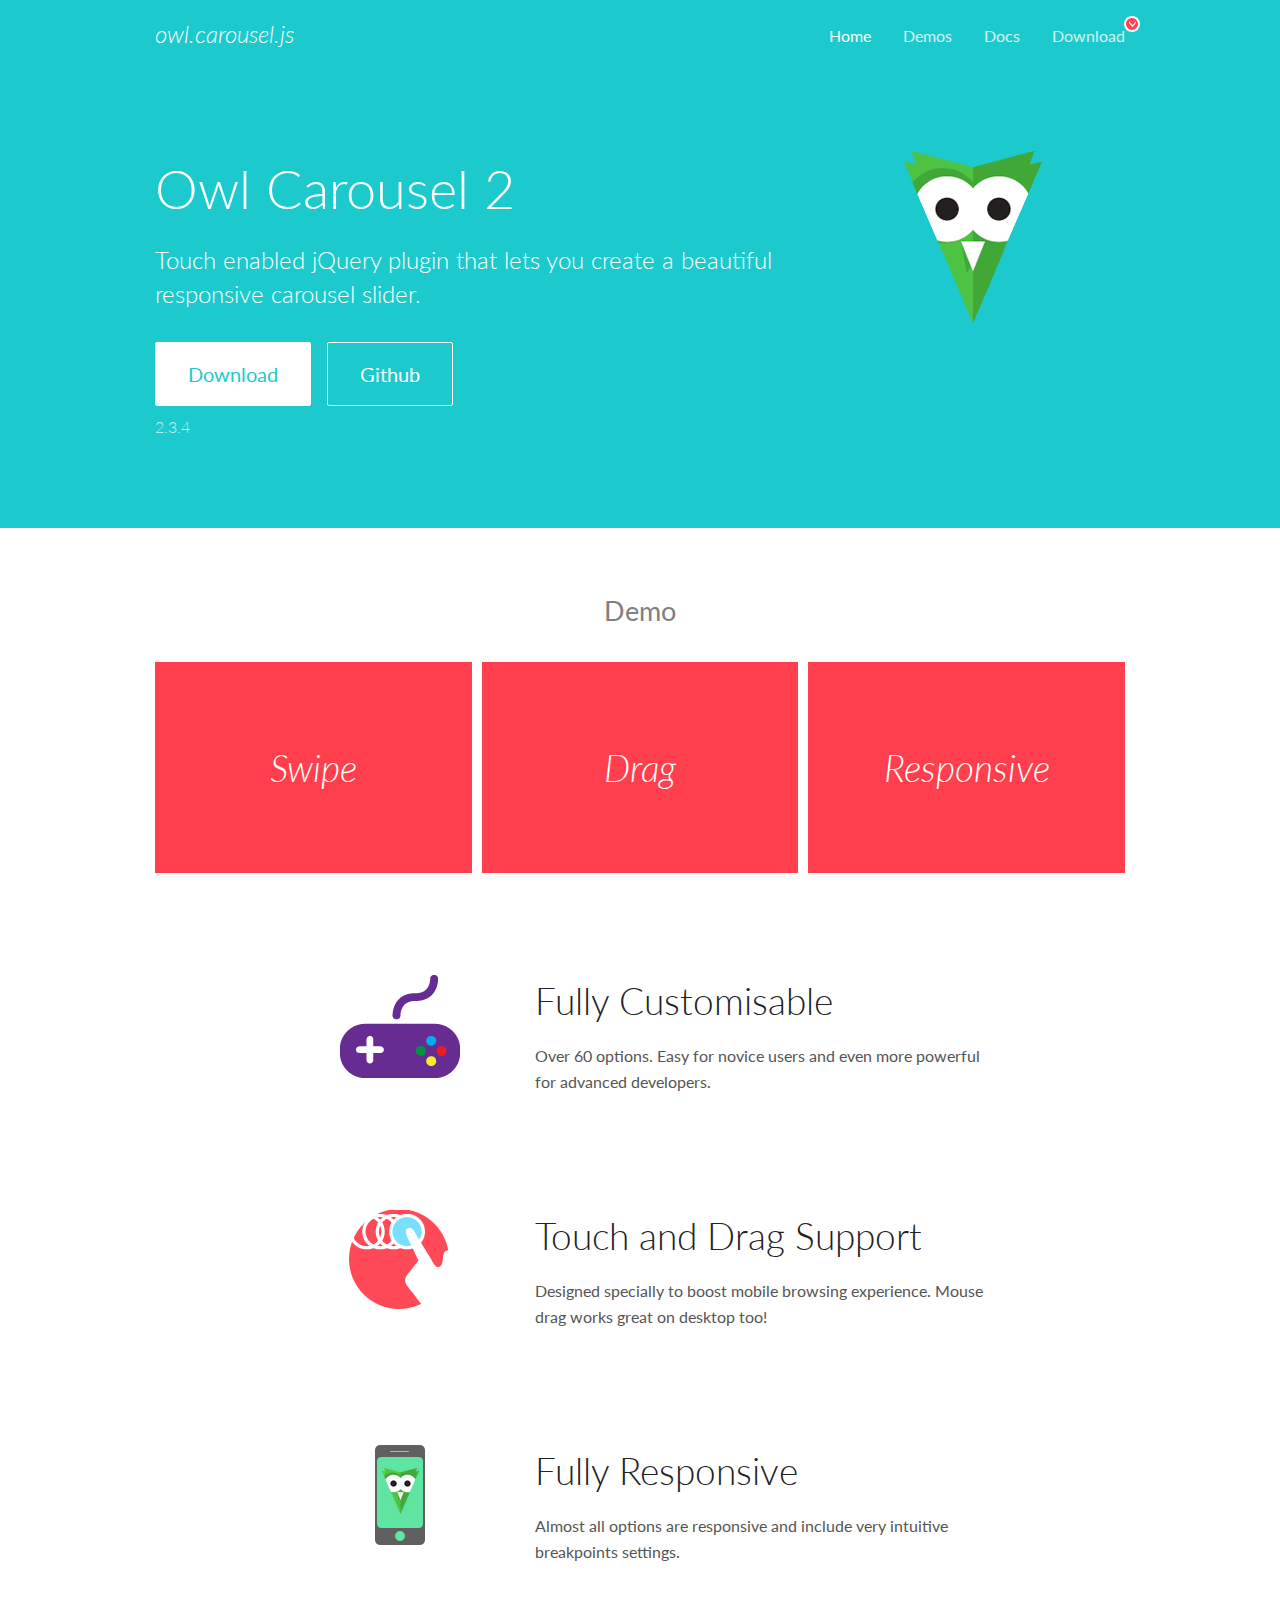
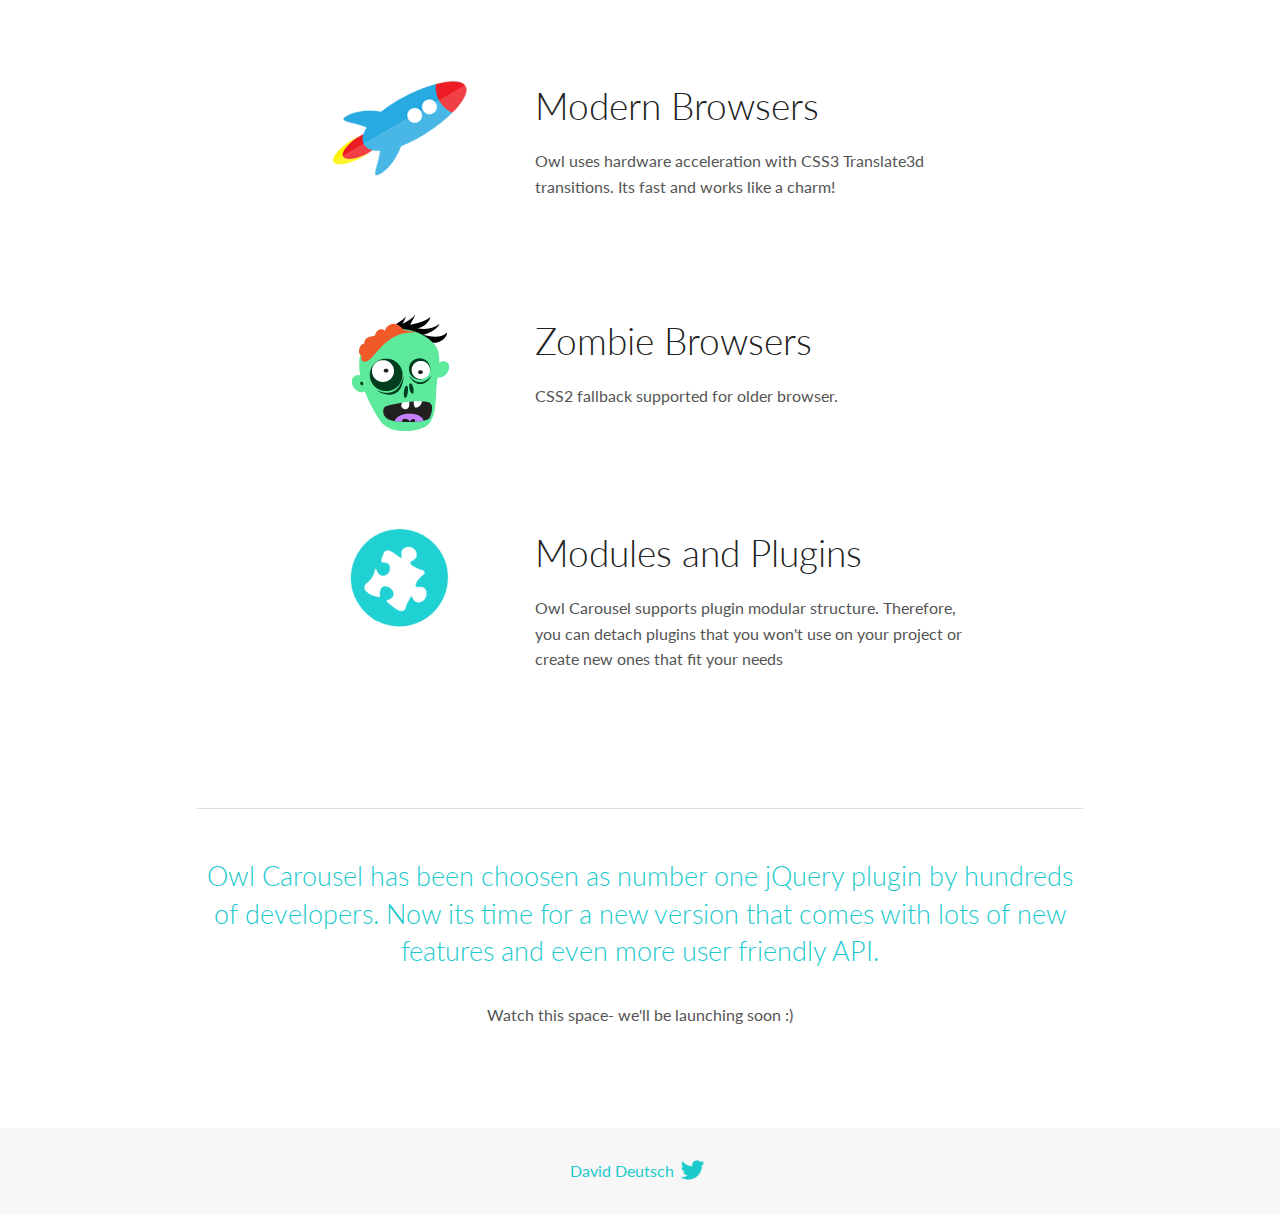
<file: static/js/OwlCarousel2-2.3.4/docs/index.html>
<!DOCTYPE html>
<html lang="en">
  <head>

    <!-- head -->
    <meta charset="utf-8">
    <meta name="msapplication-tap-highlight" content="no" />
    <meta name="viewport" content="width=device-width, initial-scale=1.0" />
    <meta name="description" content="Touch enabled jQuery plugin that lets you create beautiful responsive carousel slider.">
    <meta name="author" content="David Deutsch">
    <title>
      Home | Owl Carousel | 2.3.4
    </title>

    <!-- Stylesheets -->
    <link href='https://fonts.googleapis.com/css?family=Lato:300,400,700,400italic,300italic' rel='stylesheet' type='text/css'>
    <link rel="stylesheet" href="assets/css/docs.theme.min.css">

    <!-- Owl Stylesheets -->
    <link rel="stylesheet" href="assets/owlcarousel/assets/owl.carousel.min.css">
    <link rel="stylesheet" href="assets/owlcarousel/assets/owl.theme.default.min.css">

    <!-- HTML5 shim and Respond.js IE8 support of HTML5 elements and media queries -->

    <!--[if lt IE 9]>
      <script src="https://oss.maxcdn.com/libs/html5shiv/3.7.0/html5shiv.js"></script>
      <script src="https://oss.maxcdn.com/libs/respond.js/1.3.0/respond.min.js"></script>
    <![endif]-->

    <!-- Favicons -->
    <link rel="apple-touch-icon-precomposed" sizes="144x144" href="assets/ico/apple-touch-icon-144-precomposed.png">
    <link rel="shortcut icon" href="assets/ico/favicon.png">
    <link rel="shortcut icon" href="favicon.ico">

    <!-- Yeah i know js should not be in header. Its required for demos.-->

    <!-- javascript -->
    <script src="assets/vendors/jquery.min.js"></script>
    <script src="assets/owlcarousel/owl.carousel.js"></script>
  </head>
  <body>

    <!-- header -->
    <header class="header">
      <div class="row">
        <div class="large-12 columns">
          <div class="brand left">
            <h3>
              <a href="/OwlCarousel2/">owl.carousel.js</a> 
            </h3>
          </div>
          <a id="toggle-nav" class="right">
            <span></span> <span></span> <span></span> 
          </a> 
          <div class="nav-bar">
            <ul class="clearfix">
              <li class="active">
                <a href="/OwlCarousel2/index.html">Home</a> 
              </li>
              <li> <a href="/OwlCarousel2/demos/demos.html">Demos</a>  </li>
              <li> <a href="/OwlCarousel2/docs/started-welcome.html">Docs</a>  </li>
              <li>
                <a href="https://github.com/OwlCarousel2/OwlCarousel2/archive/2.3.4.zip">Download</a> 
                <span class="download"></span> 
              </li>
            </ul>
          </div>
        </div>
      </div>
    </header>

    <!-- home panel -->
    <section id="hero">
      <div class="row">
        <div class="large-8 medium-8 columns">
          <h1>Owl Carousel 2</h1>
          <h4>Touch enabled jQuery plugin that lets you create a beautiful responsive carousel slider.</h4>
          <a href="https://github.com/OwlCarousel2/OwlCarousel2/archive/2.3.4.zip" class="hero-button">Download</a> 
          <a href="https://github.com/OwlCarousel2/OwlCarousel2" class="hero-button outline">Github</a> 
          <p>2.3.4</p>
        </div>
        <div class="large-4 medium-4 columns">
          <img class="owl-logo" src="assets/img/owl-logo.png" alt="mr. Owl">
        </div>
      </div>
    </section>

    <!-- body -->
    <div class="home-demo">
      <div class="row">
        <div class="large-12 columns">
          <h3>Demo</h3>
          <div class="owl-carousel">
            <div class="item">
              <h2>Swipe</h2>
            </div>
            <div class="item">
              <h2>Drag</h2>
            </div>
            <div class="item">
              <h2>Responsive</h2>
            </div>
            <div class="item">
              <h2>CSS3</h2>
            </div>
            <div class="item">
              <h2>Fast</h2>
            </div>
            <div class="item">
              <h2>Easy</h2>
            </div>
            <div class="item">
              <h2>Free</h2>
            </div>
            <div class="item">
              <h2>Upgradable</h2>
            </div>
            <div class="item">
              <h2>Tons of options</h2>
            </div>
            <div class="item">
              <h2>Infinity</h2>
            </div>
            <div class="item">
              <h2>Auto Width</h2>
            </div>
          </div>
        </div>
      </div>
    </div>
    <script>
      var owl = $('.owl-carousel');
      owl.owlCarousel({
        margin: 10,
        loop: true,
        responsive: {
          0: {
            items: 1
          },
          600: {
            items: 2
          },
          1000: {
            items: 3
          }
        }
      })
    </script>

    <!-- features -->
    <div id="features">
      <div class="row">
        <div class="small-12 medium-9 small-centered columns">
          <section class="row feature">
            <div class="medium-4 small-12 columns">
              <img src="assets/img/feature-options.png" alt="">
            </div>
            <div class="medium-8 small-12 columns">
              <h2>Fully Customisable</h2>
              <p>Over 60 options. Easy for novice users and even more powerful for advanced developers.</p>
            </div>
          </section>
          <section class="row feature">
            <div class="medium-4 small-12 columns">
              <img src="assets/img/feature-drag.png" alt="">
            </div>
            <div class="medium-8 small-12 columns">
              <h2>Touch and Drag Support</h2>
              <p>Designed specially to boost mobile browsing experience. Mouse drag works great on desktop too!</p>
            </div>
          </section>
          <section class="row feature">
            <div class="medium-4 small-12 columns">
              <img src="assets/img/feature-responsive.png" alt="">
            </div>
            <div class="medium-8 small-12 columns">
              <h2>Fully Responsive</h2>
              <p>Almost all options are responsive and include very intuitive breakpoints settings.</p>
            </div>
          </section>
          <section class="row feature">
            <div class="medium-4 small-12 columns">
              <img src="assets/img/feature-modern.png" alt="">
            </div>
            <div class="medium-8 small-12 columns">
              <h2>Modern Browsers</h2>
              <p>Owl uses hardware acceleration with CSS3 Translate3d transitions. Its fast and works like a charm! </p>
            </div>
          </section>
          <section class="row feature">
            <div class="medium-4 small-12 columns">
              <img src="assets/img/feature-zombie.png" alt="">
            </div>
            <div class="medium-8 small-12 columns">
              <h2>Zombie Browsers</h2>
              <p>CSS2 fallback supported for older browser.</p>
            </div>
          </section>
          <section class="row feature">
            <div class="medium-4 small-12 columns">
              <img src="assets/img/feature-module.png" alt="">
            </div>
            <div class="medium-8 small-12 columns">
              <h2>Modules and Plugins</h2>
              <p>Owl Carousel supports plugin modular structure. Therefore, you can detach plugins that you won&#x27;t use on your project or create new ones that fit your needs</p>
            </div>
          </section>
        </div>
      </div>
    </div>

    <!-- footer -->
    <section id="teaser-text">
      <div class="row">
        <div class="small-12 medium-11 small-centered columns">
          <hr>
          <h3 id="owl-carousel-has-been-choosen-as-number-one-jquery-plugin-by-hundreds-of-developers-now-its-time-for-a-new-version-that-comes-with-lots-of-new-features-and-even-more-user-friendly-api-">Owl Carousel has been choosen as number one jQuery plugin by hundreds of developers. Now its time for a new version that comes with lots of new features and even more user friendly API.</h3>
          <p>Watch this space- we&#39;ll be launching soon :)</p>
        </div>
      </div>
    </section>

    <!-- footer -->
    <footer class="footer">
      <div class="row">
        <div class="large-12 columns">
          <h5>
            <a href="/OwlCarousel2/docs/support-contact.html">David Deutsch</a> 
            <a id="custom-tweet-button" href="https://twitter.com/share?url=https://github.com/OwlCarousel2/OwlCarousel2&text=Owl Carousel - This is so awesome! " target="_blank"></a> 
          </h5>
        </div>
      </div>
    </footer>

    <!-- vendors -->
    <script src="assets/vendors/highlight.js"></script>
    <script src="assets/js/app.js"></script>
  </body>
</html>
</file>
